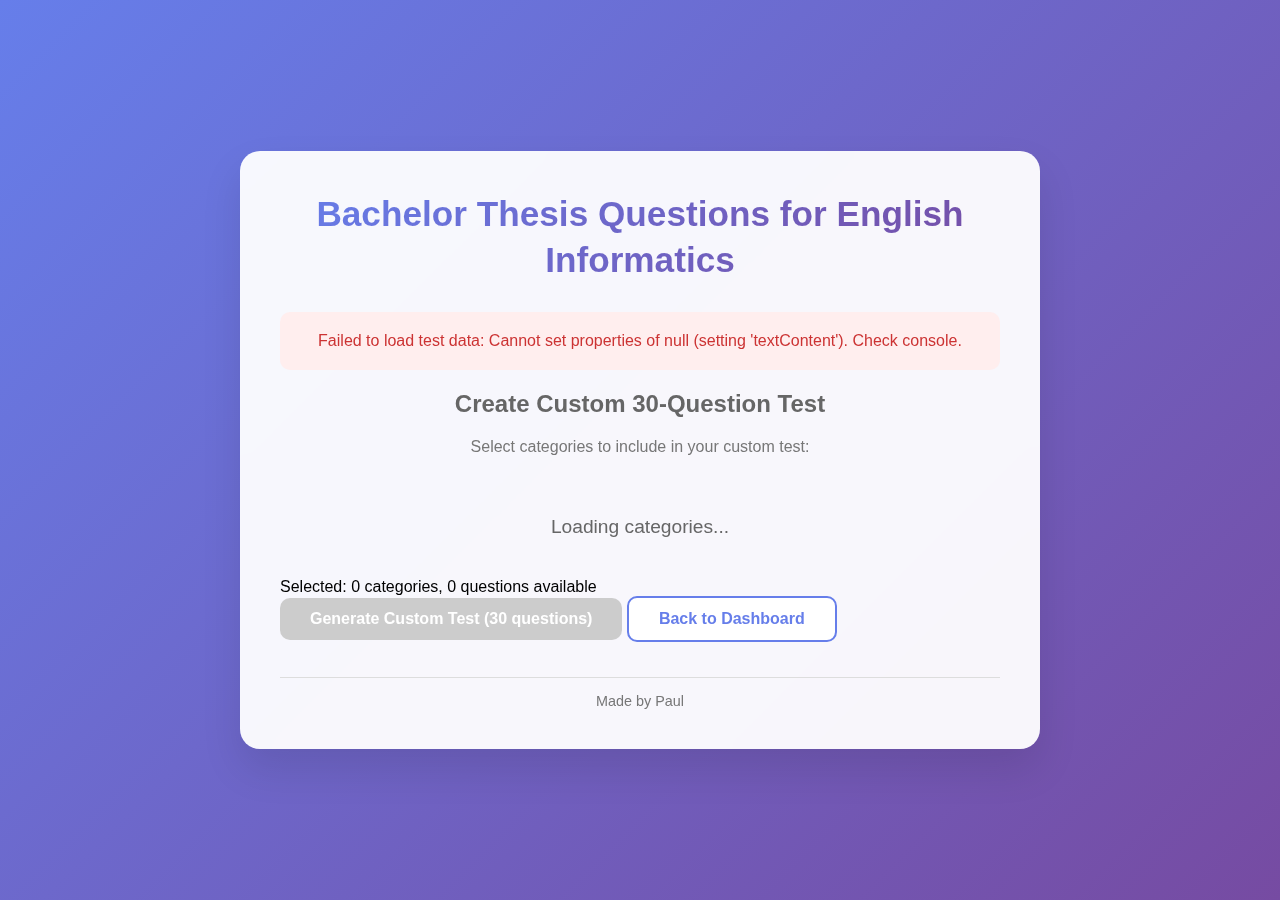
<file: index.html>
<!DOCTYPE html>
<html lang="en">
<head>
    <meta charset="UTF-8">
    <meta name="viewport" content="width=device-width, initial-scale=1.0">
    <title>Test Taking Platform</title>
    <link rel="stylesheet" href="styles.css">
</head>
<body>
    <div class="container">
        <h1>Bachelor Thesis Questions for English Informatics</h1>

        <div class="dashboard-screen" id="dashboardScreen">
            <h2 style="text-align: center; color: #555; margin-bottom: 30px;">Platform Dashboard</h2>
            <div class="dashboard-stats">
                <div class="stat-item">
                    <h3 id="totalQuestionsStat">0</h3>
                    <p>Total Questions</p>
                </div>
                <div class="stat-item">
                    <h3 id="totalCategoriesStat">0</h3>
                    <p>Total Subtopics</p>
                </div>
            </div>
            <div class="dashboard-actions">
                <button class="nav-button" onclick="showCategorySelectionScreen()">Select Subtopic Test</button>
                <button class="nav-button secondary" onclick="generateRandomTest()">Generate Random 30-Question Test</button>
                <button class="nav-button" onclick="showCustomTestSelection()">Create Custom 30-Question Test</button>
            </div>
            <div id="dashboardLoading" class="loading" style="display:none;">Loading data...</div>
        </div>

        <div class="category-selection" id="categoryScreen">
            <h2 style="text-align: center; color: #666; margin-bottom: 20px;">Select a Subtopic</h2>
            <div class="category-grid" id="categoryGrid">
                <div class="loading">Loading categories...</div>
            </div>
            <button class="nav-button secondary" style="display: block; margin: 20px auto 0;" onclick="showDashboard()">Back to Dashboard</button>
        </div>

        <div class="custom-test-selection" id="customTestScreen">
            <h2 style="text-align: center; color: #666; margin-bottom: 20px;">Create Custom 30-Question Test</h2>
            <p style="text-align: center; color: #777; margin-bottom: 20px;">Select categories to include in your custom test:</p>
            
            <div class="custom-test-categories" id="customTestCategories">
                <div class="loading">Loading categories...</div>
            </div>
            
            <div class="custom-test-actions">
                <div class="selected-info" id="selectedCategoriesInfo">
                    Selected: <span id="selectedCount">0</span> categories, <span id="selectedQuestionCount">0</span> questions available
                </div>
                <div class="button-group">
                    <button class="nav-button" id="generateCustomTestBtn" onclick="generateCustomTest()" disabled>
                        Generate Custom Test (30 questions)
                    </button>
                    <button class="nav-button secondary" onclick="showDashboard()">Back to Dashboard</button>
                </div>
            </div>
        </div>

        
        <div class="test-screen" id="testScreen">
            <div class="progress-bar">
                <div class="progress-fill" id="progressFill"></div>
            </div>

            <div class="question-container">
                <div class="question-header">
                    <div>
                        <span class="question-number" id="questionNumber"></span>
                        <span style="color: #666; margin-left:10px;" id="categoryName"></span>
                    </div>
                    <span id="timerDisplay"></span>
                    <button id="quitTestButton" class="quit-button" onclick="handleQuitTest()" title="Quit Test">×</button>
                </div>
                <div class="question-text" id="questionText"></div>
                <div id="questionImageContainer" style="text-align: center; margin-top: 10px;"></div>
                <div class="options" id="optionsContainer"></div>
            </div>

            <div class="navigation">
                <div class="navigation-controls">
                    <button class="nav-button secondary" id="prevButton" onclick="previousQuestion()">Previous</button>
                    <span id="questionStatus"></span>
                    <button class="nav-button" id="nextButton">Next</button>
                </div>
                <input type="range" id="questionSlider" min="0" value="0" class="question-slider">
            </div>
        </div>

    
        <div class="results-screen" id="resultsScreen">
            <h2 style="color: #333; margin-bottom: 30px;">Test Complete!</h2>
            <div class="score-circle">
                <svg width="200" height="200">
                    <defs>
                        <linearGradient id="gradient" x1="0%" y1="0%" x2="0%" y2="100%">
                            <stop offset="0%" style="stop-color:#667eea;stop-opacity:1" />
                            <stop offset="100%" style="stop-color:#764ba2;stop-opacity:1" />
                        </linearGradient>
                    </defs>
                    <circle cx="100" cy="100" r="85" class="score-circle-bg"></circle>
                    <circle cx="100" cy="100" r="85" class="score-circle-progress" id="scoreCircle"></circle>
                </svg>
                <div class="score-text" id="scoreText">0%</div>
            </div>
            <div class="results-summary" id="resultsSummary"></div>
            <div class="results-actions">
                <button class="nav-button" onclick="showReview()">Review Answers</button>
                <button class="nav-button secondary" onclick="resetTest()">Back to Dashboard</button>
            </div>
            <div class="answer-review" id="answerReview" style="display: none;"></div>
        </div>

        <div class="made-by-footer">
            Made by Paul
        </div>
    </div>

    <script src="script.js"></script>

    <div id="imageZoomModal" class="image-zoom-modal">
        <span class="close-zoom-btn" id="closeZoomBtn">&times;</span>
        <img class="image-zoom-modal-content" id="zoomedImage">
    </div>
</body>
</html>
</file>
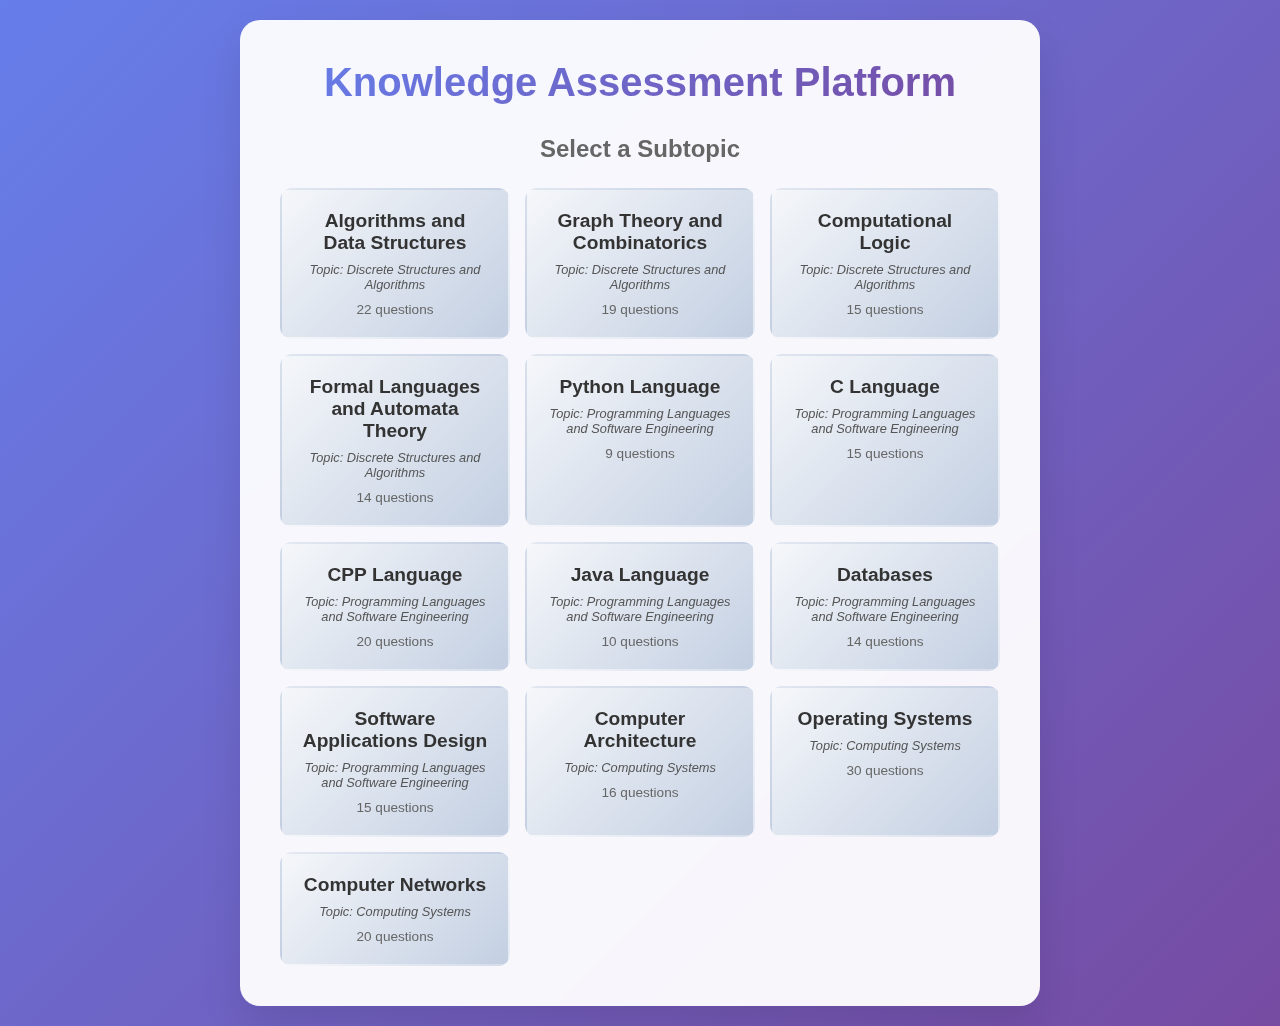
<file: bak.html>
<!DOCTYPE html>
<html lang="en">
<head>
    <meta charset="UTF-8">
    <meta name="viewport" content="width=device-width, initial-scale=1.0">
    <title>Test Taking Platform</title>
    <style>
        * {
            margin: 0;
            padding: 0;
            box-sizing: border-box;
        }

        body {
            font-family: -apple-system, BlinkMacSystemFont, 'Segoe UI', Roboto, Oxygen, Ubuntu, Cantarell, sans-serif;
            background: linear-gradient(135deg, #667eea 0%, #764ba2 100%);
            min-height: 100vh;
            display: flex;
            align-items: center;
            justify-content: center;
            padding: 20px;
        }

        .container {
            background: rgba(255, 255, 255, 0.95);
            border-radius: 20px;
            box-shadow: 0 20px 40px rgba(0, 0, 0, 0.1);
            max-width: 800px;
            width: 100%;
            padding: 40px;
            backdrop-filter: blur(10px);
            transition: all 0.3s ease;
        }

        h1 {
            color: #333;
            text-align: center;
            margin-bottom: 30px;
            font-size: 2.5em;
            background: linear-gradient(135deg, #667eea, #764ba2);
            -webkit-background-clip: text;
            -webkit-text-fill-color: transparent;
            animation: fadeIn 0.6s ease;
        }

        @keyframes fadeIn {
            from { opacity: 0; transform: translateY(-20px); }
            to { opacity: 1; transform: translateY(0); }
        }

        /* Category Selection Screen */
        .category-selection {
            animation: slideIn 0.5s ease;
        }

        @keyframes slideIn {
            from { opacity: 0; transform: translateX(-30px); }
            to { opacity: 1; transform: translateX(0); }
        }

        .category-grid {
            display: grid;
            grid-template-columns: repeat(auto-fit, minmax(200px, 1fr)); /* Smaller minmax */
            gap: 15px; /* Reduced gap */
            margin-top: 25px;
        }

        .category-card {
            background: linear-gradient(135deg, #f5f7fa 0%, #c3cfe2 100%);
            border-radius: 12px; /* Slightly smaller */
            padding: 20px; /* Reduced padding */
            text-align: center;
            cursor: pointer;
            transition: all 0.3s ease;
            border: 2px solid transparent;
        }

        .category-card:hover {
            transform: translateY(-5px);
            box-shadow: 0 10px 25px rgba(0, 0, 0, 0.15);
            border-color: #667eea;
        }

        .category-card h3 {
            color: #333;
            margin-bottom: 8px; /* Reduced margin */
            font-size: 1.2em; /* Smaller font */
        }

        .category-card p {
            color: #666;
            font-size: 0.85em; /* Smaller font */
        }


        /* Test Screen */
        .test-screen {
            display: none;
            animation: fadeIn 0.5s ease;
        }

        .progress-bar {
            background: #e0e0e0;
            height: 8px;
            border-radius: 4px;
            margin-bottom: 30px;
            overflow: hidden;
        }

        .progress-fill {
            height: 100%;
            background: linear-gradient(90deg, #667eea, #764ba2);
            transition: width 0.3s ease;
            border-radius: 4px;
        }

        .question-container {
            background: #f8f9fa;
            border-radius: 15px;
            padding: 30px;
            margin-bottom: 30px;
            box-shadow: 0 5px 15px rgba(0, 0, 0, 0.08);
        }

        .question-header {
            display: flex;
            justify-content: space-between;
            align-items: center;
            margin-bottom: 20px;
        }

        .question-number {
            color: #667eea;
            font-weight: bold;
            font-size: 1.2em;
        }

        .question-text {
            color: #333;
            font-size: 1.2em;
            line-height: 1.6;
            margin-bottom: 25px;
            white-space: pre-wrap; /* Preserve newlines and spaces for code blocks */
        }

        .options {
            display: flex;
            flex-direction: column;
            gap: 15px;
        }

        .option {
            background: white;
            border: 2px solid #e0e0e0;
            border-radius: 10px;
            padding: 15px 20px;
            cursor: pointer;
            transition: all 0.3s ease;
            display: flex;
            align-items: center;
            gap: 15px;
        }

        .option:hover:not(.disabled-option) { /* Only hover if not disabled for feedback */
            border-color: #667eea;
            transform: translateX(5px);
        }

        .option.selected:not(.correct-selection):not(.incorrect-selection):not(.reveal-correct) { /* Base selection style, overridden by feedback */
            border-color: #667eea;
            background: #f0f4ff;
        }

        .option input[type="checkbox"],
        .option input[type="radio"] {
            width: 20px;
            height: 20px;
            cursor: pointer;
            accent-color: #667eea;
        }
        
        .option input[type="checkbox"]:disabled,
        .option input[type="radio"]:disabled {
            cursor: not-allowed;
        }
        .option.disabled-option {
            cursor: not-allowed;
        }
        .option.disabled-option:hover { /* Prevent hover effects when disabled */
             transform: none;
             /* Keep feedback border colors on hover when disabled */
             border-color: #e0e0e0; /* Default disabled border */
        }
        .option.disabled-option.correct-selection:hover,
        .option.disabled-option.reveal-correct.correct-selection:hover { border-color: #5cb85c !important; }
        .option.disabled-option.incorrect-selection:hover { border-color: #d9534f !important; }
        .option.disabled-option.reveal-correct:not(.correct-selection):hover { border-color: #28a745 !important; }


        .option-text {
            flex: 1;
            color: #333;
        }

        /* Feedback Styles */
        .option.correct-selection { /* User selected this AND it was correct */
            background-color: #e6ffed !important;
            border-color: #5cb85c !important;
        }
        .option.incorrect-selection { /* User selected this AND it was incorrect */
            background-color: #ffe6e6 !important;
            border-color: #d9534f !important;
        }
        .option.reveal-correct { /* This was a correct answer (whether user selected or not) */
            border-color: #28a745 !important; /* Green border for all correct options */
        }
        .option.reveal-correct:not(.correct-selection) { /* A correct answer user missed */
             background-color: #f0fff0 !important; /* Very light green for missed correct */
        }


        .navigation {
            display: flex;
            justify-content: space-between;
            align-items: center;
            margin-top: 30px;
            gap: 20px;
        }

        .nav-button {
            background: linear-gradient(135deg, #667eea, #764ba2);
            color: white;
            border: none;
            border-radius: 10px;
            padding: 12px 30px;
            font-size: 1em;
            cursor: pointer;
            transition: all 0.3s ease;
            font-weight: 600;
        }

        .nav-button:hover:not(:disabled) {
            transform: translateY(-2px);
            box-shadow: 0 5px 15px rgba(102, 126, 234, 0.4);
        }

        .nav-button:disabled {
            background: #ccc;
            cursor: not-allowed;
            transform: none;
            box-shadow: none;
        }

        .nav-button.secondary {
            background: white;
            color: #667eea;
            border: 2px solid #667eea;
        }

        .nav-button.secondary:hover:not(:disabled) {
            background: #f0f4ff;
        }

        /* Results Screen */
        .results-screen {
            display: none;
            text-align: center;
            animation: fadeIn 0.5s ease;
        }

        .score-circle {
            width: 200px;
            height: 200px;
            margin: 30px auto;
            position: relative;
        }

        .score-circle svg {
            transform: rotate(-90deg);
        }

        .score-circle-bg {
            fill: none;
            stroke: #e0e0e0;
            stroke-width: 15;
        }

        .score-circle-progress {
            fill: none;
            stroke: url(#gradient);
            stroke-width: 15;
            stroke-linecap: round;
            transition: stroke-dashoffset 1s ease;
        }

        .score-text {
            position: absolute;
            top: 50%;
            left: 50%;
            transform: translate(-50%, -50%);
            font-size: 3em;
            font-weight: bold;
            color: #667eea;
        }

        .results-summary {
            margin: 30px 0;
            font-size: 1.2em;
            color: #666;
        }

        .answer-review {
            margin-top: 40px;
            text-align: left;
        }

        .review-question {
            background: #f8f9fa;
            border-radius: 10px;
            padding: 20px;
            margin-bottom: 20px;
            border-left: 4px solid #667eea;
        }

        .review-question.incorrect {
            border-left-color: #e74c3c;
        }

        .review-question.correct {
            border-left-color: #27ae60;
        }

        .correct-answer { /* Style for text spans in review */
            color: #27ae60;
            font-weight: 600;
        }

        .incorrect-answer {  /* Style for text spans in review */
            color: #e74c3c;
            font-weight: 600;
        }

        .loading {
            text-align: center;
            color: #666;
            font-size: 1.2em;
            padding: 40px;
        }

        .error {
            background: #fee;
            color: #c33;
            padding: 20px;
            border-radius: 10px;
            text-align: center;
            margin: 20px 0;
        }

        @media (max-width: 600px) {
            .container {
                padding: 20px;
            }

            h1 {
                font-size: 2em;
            }

            .category-grid {
                grid-template-columns: 1fr;
            }

            .navigation {
                flex-direction: column;
            }

            .nav-button {
                width: 100%;
            }
        }
    </style>
</head>
<body>
    <div class="container">
        <h1>Knowledge Assessment Platform</h1>

        <!-- Category Selection Screen -->
        <div class="category-selection" id="categoryScreen">
            <h2 style="text-align: center; color: #666; margin-bottom: 20px;">Select a Subtopic</h2>
            <div class="category-grid" id="categoryGrid">
                <div class="loading">Loading categories...</div>
            </div>
        </div>

        <!-- Test Screen -->
        <div class="test-screen" id="testScreen">
            <div class="progress-bar">
                <div class="progress-fill" id="progressFill"></div>
            </div>

            <div class="question-container">
                <div class="question-header">
                    <span class="question-number" id="questionNumber"></span>
                    <span style="color: #666;" id="categoryName"></span>
                </div>
                <div class="question-text" id="questionText"></div>
                <div class="options" id="optionsContainer"></div>
            </div>

            <div class="navigation">
                <button class="nav-button secondary" id="prevButton" onclick="previousQuestion()">Previous</button>
                <span style="color: #666;" id="questionStatus"></span>
                <button class="nav-button" id="nextButton">Next</button> <!-- onclick handled dynamically -->
            </div>
        </div>

        <!-- Results Screen -->
        <div class="results-screen" id="resultsScreen">
            <h2 style="color: #333; margin-bottom: 30px;">Test Complete!</h2>

            <div class="score-circle">
                <svg width="200" height="200">
                    <defs>
                        <linearGradient id="gradient" x1="0%" y1="0%" x2="0%" y2="100%">
                            <stop offset="0%" style="stop-color:#667eea;stop-opacity:1" />
                            <stop offset="100%" style="stop-color:#764ba2;stop-opacity:1" />
                        </linearGradient>
                    </defs>
                    <circle cx="100" cy="100" r="85" class="score-circle-bg"></circle>
                    <circle cx="100" cy="100" r="85" class="score-circle-progress" id="scoreCircle"></circle>
                </svg>
                <div class="score-text" id="scoreText">0%</div>
            </div>

            <div class="results-summary" id="resultsSummary"></div>

            <button class="nav-button" onclick="showReview()">Review Answers</button>
            <button class="nav-button secondary" onclick="resetTest()">Take Another Test</button>

            <div class="answer-review" id="answerReview" style="display: none;"></div>
        </div>
    </div>

    <script>
        let fullQuestionsData = null;
        let displayableCategories = [];
        let currentCategory = null;
        let currentQuestionIndex = 0;
        let userAnswers = {};
        let testStartTime = null;
        let isFeedbackMode = false; // True if feedback is currently shown for a question

        async function loadTestData() {
           try {
             // For local testing, create a dummy questions.json or replace this path
             const res = await fetch('questions.json'); // Ensure this file exists in the same directory or provide correct path
             if (!res.ok) {
                 const errorMsg = `Failed to fetch questions.json: HTTP ${res.status} ${res.statusText}`;
                 console.error(errorMsg);
                 document.getElementById('categoryGrid').innerHTML = `<div class="error">${errorMsg}. Please ensure questions.json is accessible.</div>`;
                 throw new Error(`HTTP error! status: ${res.status}`);
             }
             fullQuestionsData = await res.json();

             if (!fullQuestionsData || typeof fullQuestionsData.exam !== 'object' || !Array.isArray(fullQuestionsData.exam.topics)) {
                const errorMsg = 'Loaded questions data is not in the expected format (exam.topics is missing or not an array).';
                console.error(errorMsg, fullQuestionsData);
                document.getElementById('categoryGrid').innerHTML = `<div class="error">${errorMsg} Check console.</div>`;
                return;
             }

             displayableCategories = [];
             fullQuestionsData.exam.topics.forEach(topic => {
                 if (topic.subtopics && Array.isArray(topic.subtopics)) {
                     topic.subtopics.forEach(subtopic => {
                         if (subtopic && typeof subtopic.subtopic_name === 'string' && Array.isArray(subtopic.questions)) {
                             displayableCategories.push({
                                 ...subtopic,
                                 parent_topic_name: topic.topic_name
                             });
                         } else {
                             console.warn('Skipping malformed subtopic:', subtopic, 'under topic:', topic.topic_name);
                         }
                     });
                 }
             });

             if (displayableCategories.length === 0) {
                document.getElementById('categoryGrid').innerHTML = '<div class="loading">No test categories found in the provided data.</div>';
                return;
             }
             displayCategories(displayableCategories);
           } catch (err) {
             console.error('Error loading or processing questions.json:', err);
             const grid = document.getElementById('categoryGrid');
             if (grid) {
                grid.innerHTML = `<div class="error">Failed to load categories: ${err.message}. Check console.</div>`;
             }
           }
         }

        function displayCategories(subtopicsToDisplay) {
            const grid = document.getElementById('categoryGrid');
            grid.innerHTML = '';

            if (!subtopicsToDisplay || subtopicsToDisplay.length === 0) {
                grid.innerHTML = '<div class="loading">No categories to display.</div>';
                return;
            }

            subtopicsToDisplay.forEach((subtopic, index) => {
                const card = document.createElement('div');
                card.className = 'category-card';
                card.onclick = () => startTest(index);

                const questionCount = subtopic.questions.length;
                card.innerHTML = `
                <h3>${subtopic.subtopic_name}</h3>
                ${subtopic.parent_topic_name ? `<p style="font-size:0.8em; color:#555; margin-top: 5px;"><em>Topic: ${subtopic.parent_topic_name}</em></p>` : ''}
                <p style="margin-top: 10px;">${questionCount} question${questionCount !== 1 ? 's' : ''}</p>
                `;
                grid.appendChild(card);
            });
        }

        function startTest(subtopicIndex) {
            currentCategory = displayableCategories[subtopicIndex];
            if (!currentCategory || !currentCategory.questions || currentCategory.questions.length === 0) {
                alert("This category has no questions or is invalid. Please select another.");
                return;
            }
            currentQuestionIndex = 0;
            userAnswers = {};
            testStartTime = new Date();
            isFeedbackMode = false;

            document.getElementById('categoryScreen').style.display = 'none';
            document.getElementById('testScreen').style.display = 'block';
            document.getElementById('resultsScreen').style.display = 'none';


            let categoryDisplayName = currentCategory.subtopic_name;
            document.getElementById('categoryName').textContent = `Subtopic: ${categoryDisplayName}`;
            displayQuestion();
        }

        function displayQuestion() {
            const question = currentCategory.questions[currentQuestionIndex];
            const totalQuestions = currentCategory.questions.length;

            const progress = ((currentQuestionIndex + 1) / totalQuestions) * 100;
            document.getElementById('progressFill').style.width = `${progress}%`;

            document.getElementById('questionNumber').textContent = `Question ${currentQuestionIndex + 1} of ${totalQuestions}`;
            document.getElementById('questionText').textContent = question.question_text;
            document.getElementById('questionStatus').textContent = `${currentQuestionIndex + 1} / ${totalQuestions}`;

            const optionsContainer = document.getElementById('optionsContainer');
            optionsContainer.innerHTML = '';
            const isMultipleChoice = question.correct_answers.length > 1;

            question.options.forEach(option => {
                const optionDiv = document.createElement('div');
                optionDiv.className = 'option';
                const savedAnswers = userAnswers[question.question_id] || [];
                const isChecked = savedAnswers.includes(option.id);

                const inputId = `option_${question.question_id}_${option.id}`;
                optionDiv.innerHTML = `
                    <input type="${isMultipleChoice ? 'checkbox' : 'radio'}"
                           name="question_${question.question_id}" 
                           value="${option.id}"
                           id="${inputId}"
                           ${isChecked ? 'checked' : ''}
                           onchange="selectAnswer('${option.id}', ${isMultipleChoice})">
                    <label for="${inputId}" class="option-text">${option.id}. ${option.text}</label>
                `;

                if (isChecked) optionDiv.classList.add('selected');
                
                optionDiv.onclick = function(e) {
                    if (isFeedbackMode) return; 

                    const target = e.target;
                    const input = this.querySelector('input');
                    if (!input) return;

                    if (target.tagName.toLowerCase() !== 'input' && target.tagName.toLowerCase() !== 'label') {
                        // Click on div area
                        if (input.type === 'radio' && input.checked) return; // Don't uncheck radio by div click
                        input.checked = !input.checked;
                    } else if (target.tagName.toLowerCase() === 'label') {
                        // Click on label
                        if (input.type === 'radio' && input.checked) return; // Don't uncheck radio by label click
                        // For checkboxes, or unselected radios, the default label behavior is fine.
                        // If we want to force toggle for label always (even radios):
                        // input.checked = !input.checked;
                    }
                    // Manually trigger change event if not already triggered or to ensure consistency
                    const event = new Event('change', { bubbles: true });
                    input.dispatchEvent(event);
                };
                optionsContainer.appendChild(optionDiv);
            });
            
            isFeedbackMode = false; 
            
            const nextButton = document.getElementById('nextButton');
            const prevButton = document.getElementById('prevButton');
            prevButton.disabled = currentQuestionIndex === 0;

            if (currentQuestionIndex === totalQuestions - 1) {
                nextButton.textContent = 'Finish';
                nextButton.onclick = handleFinishClick;
            } else {
                nextButton.textContent = 'Next';
                nextButton.onclick = handleNextClick;
            }
        }

        function selectAnswer(optionId, isMultipleChoice) {
            if (isFeedbackMode) return; 

            const question = currentCategory.questions[currentQuestionIndex];
            const questionId = question.question_id;

            if (isMultipleChoice) {
                if (!userAnswers[questionId]) userAnswers[questionId] = [];
                const index = userAnswers[questionId].indexOf(optionId);
                if (index > -1) userAnswers[questionId].splice(index, 1);
                else userAnswers[questionId].push(optionId);
            } else {
                userAnswers[questionId] = [optionId];
            }

            document.querySelectorAll(`#optionsContainer .option`).forEach(optDiv => {
                const input = optDiv.querySelector('input');
                if (input.checked) optDiv.classList.add('selected');
                else optDiv.classList.remove('selected');
            });
        }

        function showAnswerFeedback() {
            const question = currentCategory.questions[currentQuestionIndex];
            const userSelection = userAnswers[question.question_id] || [];
            const correctAnswers = question.correct_answers;

            document.querySelectorAll('#optionsContainer .option').forEach(optDiv => {
                const input = optDiv.querySelector('input');
                input.disabled = true;
                optDiv.classList.add('disabled-option');
                // optDiv.onclick = null; // Further prevent div clicks from attempting changes

                const optionId = input.value;
                const isCorrect = correctAnswers.includes(optionId);
                const isSelected = userSelection.includes(optionId);

                if (isCorrect) { 
                    optDiv.classList.add('reveal-correct');
                }
                if (isSelected) { 
                    if (isCorrect) {
                        optDiv.classList.add('correct-selection');
                    } else {
                        optDiv.classList.add('incorrect-selection');
                    }
                }
            });
            document.getElementById('prevButton').disabled = true; 
        }

        function handleNextClick() {
            const nextButton = document.getElementById('nextButton');
            if (isFeedbackMode) { 
                isFeedbackMode = false;
                currentQuestionIndex++;
                displayQuestion(); 
            } else { 
                showAnswerFeedback();
                isFeedbackMode = true;
                nextButton.textContent = 'Continue';
            }
        }

        function handleFinishClick() {
            const nextButton = document.getElementById('nextButton');
            if (isFeedbackMode) { 
                finishTest();
            } else { 
                showAnswerFeedback();
                isFeedbackMode = true; 
                nextButton.textContent = 'View Results';
            }
        }

        function previousQuestion() {
            if (currentQuestionIndex > 0) {
                isFeedbackMode = false; 
                currentQuestionIndex--;
                displayQuestion(); 
            }
        }
        
        function finishTest() {
            const testEndTime = new Date();
            const timeTaken = Math.floor((testEndTime - testStartTime) / 1000);
            let correctCount = 0;
            const totalQuestions = currentCategory.questions.length;

            currentCategory.questions.forEach(question => {
                const userAnswer = userAnswers[question.question_id] || [];
                const correctAnswer = question.correct_answers;
                const sortedUserAnswer = [...userAnswer].sort();
                const sortedCorrectAnswer = [...correctAnswer].sort();
                if (sortedUserAnswer.length === sortedCorrectAnswer.length &&
                    sortedUserAnswer.every((val, index) => val === sortedCorrectAnswer[index])) {
                    correctCount++;
                }
            });

            const score = totalQuestions > 0 ? Math.round((correctCount / totalQuestions) * 100) : 0;

            document.getElementById('testScreen').style.display = 'none';
            document.getElementById('resultsScreen').style.display = 'block';

            const circumference = 2 * Math.PI * 85;
            const scoreCircleEl = document.getElementById('scoreCircle');
            scoreCircleEl.style.strokeDasharray = circumference;
            scoreCircleEl.style.strokeDashoffset = circumference;
            setTimeout(() => {
                scoreCircleEl.style.strokeDashoffset = circumference - (score / 100) * circumference;
                document.getElementById('scoreText').textContent = `${score}%`;
            }, 100);

            const minutes = Math.floor(timeTaken / 60);
            const seconds = timeTaken % 60;
            let summaryHTML = `
                <p>You answered <strong>${correctCount}</strong> out of <strong>${totalQuestions}</strong> questions correctly.</p>
                <p>Time taken: <strong>${minutes}m ${seconds}s</strong></p>
                <p>Subtopic: <strong>${currentCategory.subtopic_name}</strong></p>`;
            if (currentCategory.parent_topic_name) {
                summaryHTML += `<p>Topic: <strong>${currentCategory.parent_topic_name}</strong></p>`;
            }
            document.getElementById('resultsSummary').innerHTML = summaryHTML;
            prepareReview();
        }

        function prepareReview() {
            const reviewContainer = document.getElementById('answerReview');
            reviewContainer.innerHTML = '<h3 style="margin-bottom: 20px;">Answer Review</h3>';
            currentCategory.questions.forEach((question, index) => {
                const userAnswer = userAnswers[question.question_id] || [];
                const correctAnswer = question.correct_answers;
                const sortedUserAnswer = [...userAnswer].sort();
                const sortedCorrectAnswer = [...correctAnswer].sort();
                const isOverallCorrect = sortedUserAnswer.length === sortedCorrectAnswer.length &&
                                 sortedUserAnswer.every((val, i) => val === sortedCorrectAnswer[i]);

                const reviewDiv = document.createElement('div');
                reviewDiv.className = `review-question ${isOverallCorrect ? 'correct' : 'incorrect'}`;
                
                let optionsHtml = question.options.map(opt => {
                    const isUserSelectedOpt = userAnswer.includes(opt.id);
                    const isCorrectOpt = correctAnswer.includes(opt.id);
                    
                    let optFeedbackClass = '';
                    let optFeedbackText = '';

                    if (isCorrectOpt) {
                        optFeedbackText += ' <span class="correct-answer">(Correct Answer)</span>';
                    }
                    if (isUserSelectedOpt) {
                        if (isCorrectOpt) {
                            optFeedbackClass = 'correct-answer'; // User chose this, and it's correct
                            optFeedbackText += ' <span class="correct-answer">(Your Choice)</span>';
                        } else {
                            optFeedbackClass = 'incorrect-answer'; // User chose this, and it's wrong
                            optFeedbackText += ' <span class="incorrect-answer">(Your Choice)</span>';
                        }
                    }
                    return `<div class="${optFeedbackClass}">${opt.id}. ${opt.text} ${optFeedbackText}</div>`;
                }).join('');

                reviewDiv.innerHTML = `
                    <h4>Question ${index + 1}: <span style="white-space: pre-wrap;">${question.question_text}</span></h4>
                    <p><strong>Your answer(s):</strong> ${userAnswer.length > 0 ? userAnswer.join(', ') : 'Not answered'}</p>
                    <p><strong>Correct answer(s):</strong> ${correctAnswer.join(', ')}</p>
                    <div style="margin-top: 10px;">${optionsHtml}</div>
                    <p style="margin-top: 5px;"><strong>Explanation:</strong> ${question.explanation || 'No explanation provided.'}</p>
                `;
                reviewContainer.appendChild(reviewDiv);
            });
        }

        function showReview() {
            const review = document.getElementById('answerReview');
            review.style.display = review.style.display === 'none' ? 'block' : 'none';
        }

        function resetTest() {
            document.getElementById('resultsScreen').style.display = 'none';
            document.getElementById('categoryScreen').style.display = 'block';
            document.getElementById('answerReview').style.display = 'none';
            currentQuestionIndex = 0;
            userAnswers = {};
            currentCategory = null;
            isFeedbackMode = false;
            // To re-fetch categories and questions from server:
            // loadTestData(); 
            // Or, if categories don't change often, just reset to category screen.
        }

        window.onload = loadTestData;
    </script>
</body>
</html>
</file>
<file: styles.css>
* {
    margin: 0;
    padding: 0;
    box-sizing: border-box;
}

body {
    font-family: -apple-system, BlinkMacSystemFont, 'Segoe UI', Roboto, Oxygen, Ubuntu, Cantarell, sans-serif;
    background: linear-gradient(135deg, #667eea 0%, #764ba2 100%);
    min-height: 100vh;
    display: flex;
    align-items: center;
    justify-content: center;
    padding: 20px;
}

.container {
    background: rgba(255, 255, 255, 0.95);
    border-radius: 20px;
    box-shadow: 0 20px 40px rgba(0, 0, 0, 0.1);
    max-width: 800px;
    width: 100%;
    padding: 40px;
    backdrop-filter: blur(10px);
    transition: all 0.3s ease;
}

h1 {
    color: #333;
    text-align: center;
    margin-bottom: 30px;
    font-size: 2.2em; /* Slightly reduced for longer title */
    line-height: 1.3; /* Added for better readability if title wraps */
    background: linear-gradient(135deg, #667eea, #764ba2);
    background-clip: text;
    -webkit-background-clip: text;
    -webkit-text-fill-color: transparent;
    animation: fadeIn 0.6s ease;
}

@keyframes fadeIn {
    from { opacity: 0; transform: translateY(-20px); }
    to { opacity: 1; transform: translateY(0); }
}

/* Dashboard Screen */
.dashboard-screen {
    text-align: center;
    animation: fadeIn 0.5s ease;
}
.dashboard-stats {
    display: flex;
    justify-content: space-around;
    margin-bottom: 30px;
}
.stat-item {
    background: linear-gradient(135deg, #f5f7fa 0%, #c3cfe2 100%);
    padding: 20px;
    border-radius: 12px;
    box-shadow: 0 5px 15px rgba(0,0,0,0.05);
    min-width: 150px;
}
.stat-item h3 {
    font-size: 2.5em;
    color: #667eea;
    margin-bottom: 5px;
}
.stat-item p {
    color: #555;
    font-size: 0.9em;
}
.dashboard-actions button {
    margin: 10px;
}

/* Category Selection Screen */
.category-selection {
    display: none; /* Initially hidden */
    animation: slideIn 0.5s ease;
}

@keyframes slideIn {
    from { opacity: 0; transform: translateX(-30px); }
    to { opacity: 1; transform: translateX(0); }
}

.category-grid {
    display: grid;
    grid-template-columns: repeat(auto-fit, minmax(200px, 1fr));
    gap: 15px;
    margin-top: 25px;
}

.category-card {
    background: linear-gradient(135deg, #f5f7fa 0%, #c3cfe2 100%);
    border-radius: 12px;
    padding: 20px;
    text-align: center;
    cursor: pointer;
    transition: all 0.3s ease;
    border: 2px solid transparent;
}

.category-card:hover {
    transform: translateY(-5px);
    box-shadow: 0 10px 25px rgba(0, 0, 0, 0.15);
    border-color: #667eea;
}

.category-card h3 {
    color: #333;
    margin-bottom: 8px;
    font-size: 1.2em;
}

.category-card p {
    color: #666;
    font-size: 0.85em;
}

/* Test Screen */
.test-screen {
    display: none;
    animation: fadeIn 0.5s ease;
}

.progress-bar {
    background: #e0e0e0;
    height: 8px;
    border-radius: 4px;
    margin-bottom: 30px;
    overflow: hidden;
}

.progress-fill {
    height: 100%;
    background: linear-gradient(90deg, #667eea, #764ba2);
    transition: width 0.3s ease;
    border-radius: 4px;
}

.question-container {
    background: #f8f9fa;
    border-radius: 15px;
    padding: 30px;
    margin-bottom: 30px;
    box-shadow: 0 5px 15px rgba(0, 0, 0, 0.08);
}

.question-header {
    display: flex;
    justify-content: space-between;
    align-items: center;
    margin-bottom: 20px;
    flex-wrap: wrap; /* Allow wrapping for smaller screens */
}

.question-number {
    color: #667eea;
    font-weight: bold;
    font-size: 1.2em;
}

#timerDisplay {
    font-weight: bold;
    color: #d9534f;
    font-size: 1.1em;
    margin: 5px 10px; /* Spacing for timer */
}

.quit-button {
    background: none;
    border: none;
    font-size: 1.8em;
    color: #aaa;
    cursor: pointer;
    padding: 0 5px;
    line-height: 1;
}
.quit-button:hover {
    color: #764ba2;
}

.question-text {
    color: #333;
    font-size: 1.2em;
    line-height: 1.6;
    margin-bottom: 25px;
    white-space: pre-wrap;
}

.options {
    display: flex;
    flex-direction: column;
    gap: 15px;
}

.option {
    background: white;
    border: 2px solid #e0e0e0;
    border-radius: 10px;
    padding: 15px 20px;
    cursor: pointer;
    transition: all 0.3s ease;
    display: flex;
    align-items: center; /* Vertically align items in the option div */
    gap: 15px;
}

.option img { /* Style for images within options */
    max-width: 120px; /* Increased size for better visibility */
    max-height: 120px; /* Increased size for better visibility */
    border-radius: 5px; /* Optional: if you want rounded corners for images */
    object-fit: contain; /* Ensures the image is scaled correctly within its bounds */
    cursor: zoom-in; /* Indicate that the image is zoomable */
    transition: transform 0.2s ease-in-out; /* Smooth transition for hover effect */
    border: 1px solid #ddd; /* Add subtle border for better definition */
}

.option img:hover {
    transform: scale(1.1); /* Slightly enlarge on hover */
}

.option:hover:not(.disabled-option) {
    border-color: #667eea;
    transform: translateX(5px);
}

.option.selected:not(.correct-selection):not(.incorrect-selection):not(.reveal-correct) {
    border-color: #667eea;
    background: #f0f4ff;
}

.option input[type="checkbox"],
.option input[type="radio"] {
    width: 20px;
    height: 20px;
    cursor: pointer;
    accent-color: #667eea;
    flex-shrink: 0; /* Prevent shrinking */
}

.option input[type="checkbox"]:disabled,
.option input[type="radio"]:disabled {
    cursor: not-allowed;
}
.option.disabled-option {
    cursor: not-allowed;
}
.option.disabled-option:hover {
     transform: none;
     border-color: #e0e0e0; /* Default disabled border, but feedback styles will override */
}
.option.disabled-option.correct-selection:hover,
.option.disabled-option.reveal-correct.correct-selection:hover { border-color: #5cb85c !important; }
.option.disabled-option.incorrect-selection:hover { border-color: #d9534f !important; }
.option.disabled-option.reveal-correct:not(.correct-selection):hover { border-color: #28a745 !important; }

.option-text {
    flex: 1;
    color: #333;
    word-break: break-word; /* Ensure long option text wraps */
}

.option.correct-selection {
    background-color: #e6ffed !important;
    border-color: #5cb85c !important;
}
.option.incorrect-selection {
    background-color: #ffe6e6 !important;
    border-color: #d9534f !important;
}
.option.reveal-correct {
    border-color: #28a745 !important;
}
.option.reveal-correct:not(.correct-selection) {
     background-color: #f0fff0 !important;
}

.navigation {
    display: flex;
    flex-direction: column; /* Main axis is vertical: controls on top, slider below */
    align-items: center;    /* Center children (like the slider if it's not 100% width) */
    margin-top: 30px;
    gap: 20px;             /* Space between the controls block and the slider */
}

.navigation-controls {
    display: flex; /* Arrange prev, status, next horizontally */
    justify-content: space-between;
    align-items: center;
    width: 100%; /* Controls block takes full width */
    gap: 15px;   /* Space between prev, status, next */
}

#questionStatus {
    flex-grow: 1; /* Allows status to take up remaining space */
    text-align: center;
    color: #666; /* Explicitly set from original inline style */
}

.question-slider {
    width: 100%; /* Slider takes full width of its parent (.navigation) */
    cursor: pointer;
    accent-color: #667eea; /* Match theme color */
    height: 8px;
    background: #e0e0e0;
    border-radius: 4px;
    -webkit-appearance: none; /* Override default appearance */
    appearance: none;
}

.question-slider::-webkit-slider-thumb {
    -webkit-appearance: none;
    appearance: none;
    width: 20px;
    height: 20px;
    background: #667eea;
    border-radius: 50%;
    cursor: grab;
}

.question-slider::-moz-range-thumb {
    width: 20px;
    height: 20px;
    background: #667eea;
    border-radius: 50%;
    cursor: grab;
    border: none;
}

/* Desktop ordering is now primarily by HTML structure within .navigation-controls */
/* No specific #prevButton, #questionStatus, #nextButton order rules needed here for desktop */

.nav-button {
    background: linear-gradient(135deg, #667eea, #764ba2);
    color: white;
    border: none;
    border-radius: 10px;
    padding: 12px 30px;
    font-size: 1em;
    cursor: pointer;
    transition: all 0.3s ease;
    font-weight: 600;
}

.nav-button:hover:not(:disabled) {
    transform: translateY(-2px);
    box-shadow: 0 5px 15px rgba(102, 126, 234, 0.4);
}

.nav-button:disabled {
    background: #ccc;
    cursor: not-allowed;
    transform: none;
    box-shadow: none;
}

.nav-button.secondary {
    background: white;
    color: #667eea;
    border: 2px solid #667eea;
}

.nav-button.secondary:hover:not(:disabled) {
    background: #f0f4ff;
}

/* Results Screen */
.results-screen {
    display: none;
    text-align: center;
    animation: fadeIn 0.5s ease;
}

.score-circle {
    width: 200px;
    height: 200px;
    margin: 30px auto;
    position: relative;
}

.score-circle svg {
    transform: rotate(-90deg);
}

.score-circle-bg {
    fill: none;
    stroke: #e0e0e0;
    stroke-width: 15;
}

.score-circle-progress {
    fill: none;
    stroke: url(#gradient);
    stroke-width: 15;
    stroke-linecap: round;
    transition: stroke-dashoffset 1s ease;
}

.score-text {
    position: absolute;
    top: 50%;
    left: 50%;
    transform: translate(-50%, -50%);
    font-size: 3em;
    font-weight: bold;
    color: #667eea;
}

.results-summary {
    margin: 30px 0;
    font-size: 1.2em;
    color: #666;
}

.answer-review {
    margin-top: 40px;
    text-align: left;
}

.review-question {
    background: #f8f9fa;
    border-radius: 10px;
    padding: 20px;
    margin-bottom: 20px;
    border-left: 4px solid #667eea;
}

.review-question.incorrect {
    border-left-color: #e74c3c;
}

.review-question.correct {
    border-left-color: #27ae60;
}

.correct-answer {
    color: #27ae60;
    font-weight: 600;
}

.incorrect-answer {
    color: #e74c3c;
    font-weight: 600;
}

.loading {
    text-align: center;
    color: #666;
    font-size: 1.2em;
    padding: 40px;
}

.error {
    background: #fee;
    color: #c33;
    padding: 20px;
    border-radius: 10px;
    text-align: center;
    margin: 20px 0;
}

.made-by-footer {
    text-align: center;
    margin-top: 35px;
    padding-top: 15px;
    border-top: 1px solid #ddd;
    font-size: 0.9em;
    color: #777;
}

@media (max-width: 600px) {
    .container {
        padding: 20px;
    }
    h1 {
        font-size: 1.8em; /* Further reduce for small screens */
    }
    .dashboard-stats {
        flex-direction: column;
        gap: 15px;
    }
    .stat-item {
        min-width: unset;
    }
    .category-grid {
        grid-template-columns: 1fr;
    }
    .navigation {
        flex-direction: column; /* Already column from base style */
        gap: 15px; /* Adjust gap for mobile if needed */
    }

    .navigation-controls {
        flex-direction: column; /* Stack prev, status, next vertically on mobile */
        gap: 10px; 
    }
    
    /* Mobile order for items within .navigation-controls */
    .navigation-controls #nextButton { order: 1; width: 100%; }
    .navigation-controls #questionStatus { order: 2; width: 100%; margin: 5px 0; flex-grow: 0; /* Reset grow for mobile stacking */ }
    .navigation-controls #prevButton { order: 3; width: 100%; }
    
    .question-slider {
        /* Slider is already correctly positioned below controls due to main .navigation flex-direction */
        margin-top: 10px; /* Add some space above the slider on mobile if needed */
        width: 100%;
    }

    .nav-button {
        width: 100%;
    }
    .question-header {
        gap: 10px; /* Space between items if they wrap */
    }
    #categoryName {
         width: 100%; text-align: center; /* Make category name take full width if wrapped */
    }
    .made-by-footer {
        margin-top: 25px;
    }
}

/* Image Zoom Modal Styles */
.image-zoom-modal {
    display: none; /* Hidden by default */
    position: fixed; /* Stay in place */
    z-index: 1000; /* Sit on top */
    left: 0;
    top: 0;
    width: 100%; /* Full width */
    height: 100%; /* Full height */
    overflow: auto; /* Enable scroll if needed */
    background-color: rgba(0,0,0,0.85); /* Black w/ opacity */
    justify-content: center; /* Center horizontally */
    align-items: center; /* Center vertically */
}

.image-zoom-modal-content {
    margin: auto;
    display: block;
    max-width: 90%;
    max-height: 90%;
    animation: zoomInAnimation 0.3s ease-out;
}

@keyframes zoomInAnimation {
    from {transform: scale(0.5); opacity: 0;}
    to {transform: scale(1); opacity: 1;}
}

.close-zoom-btn {
    position: absolute;
    top: 20px;
    right: 35px;
    color: #f1f1f1;
    font-size: 40px;
    font-weight: bold;
    transition: 0.3s;
    cursor: pointer;
}

.close-zoom-btn:hover,
.close-zoom-btn:focus {
    color: #bbb;
    text-decoration: none;
}
</file>
